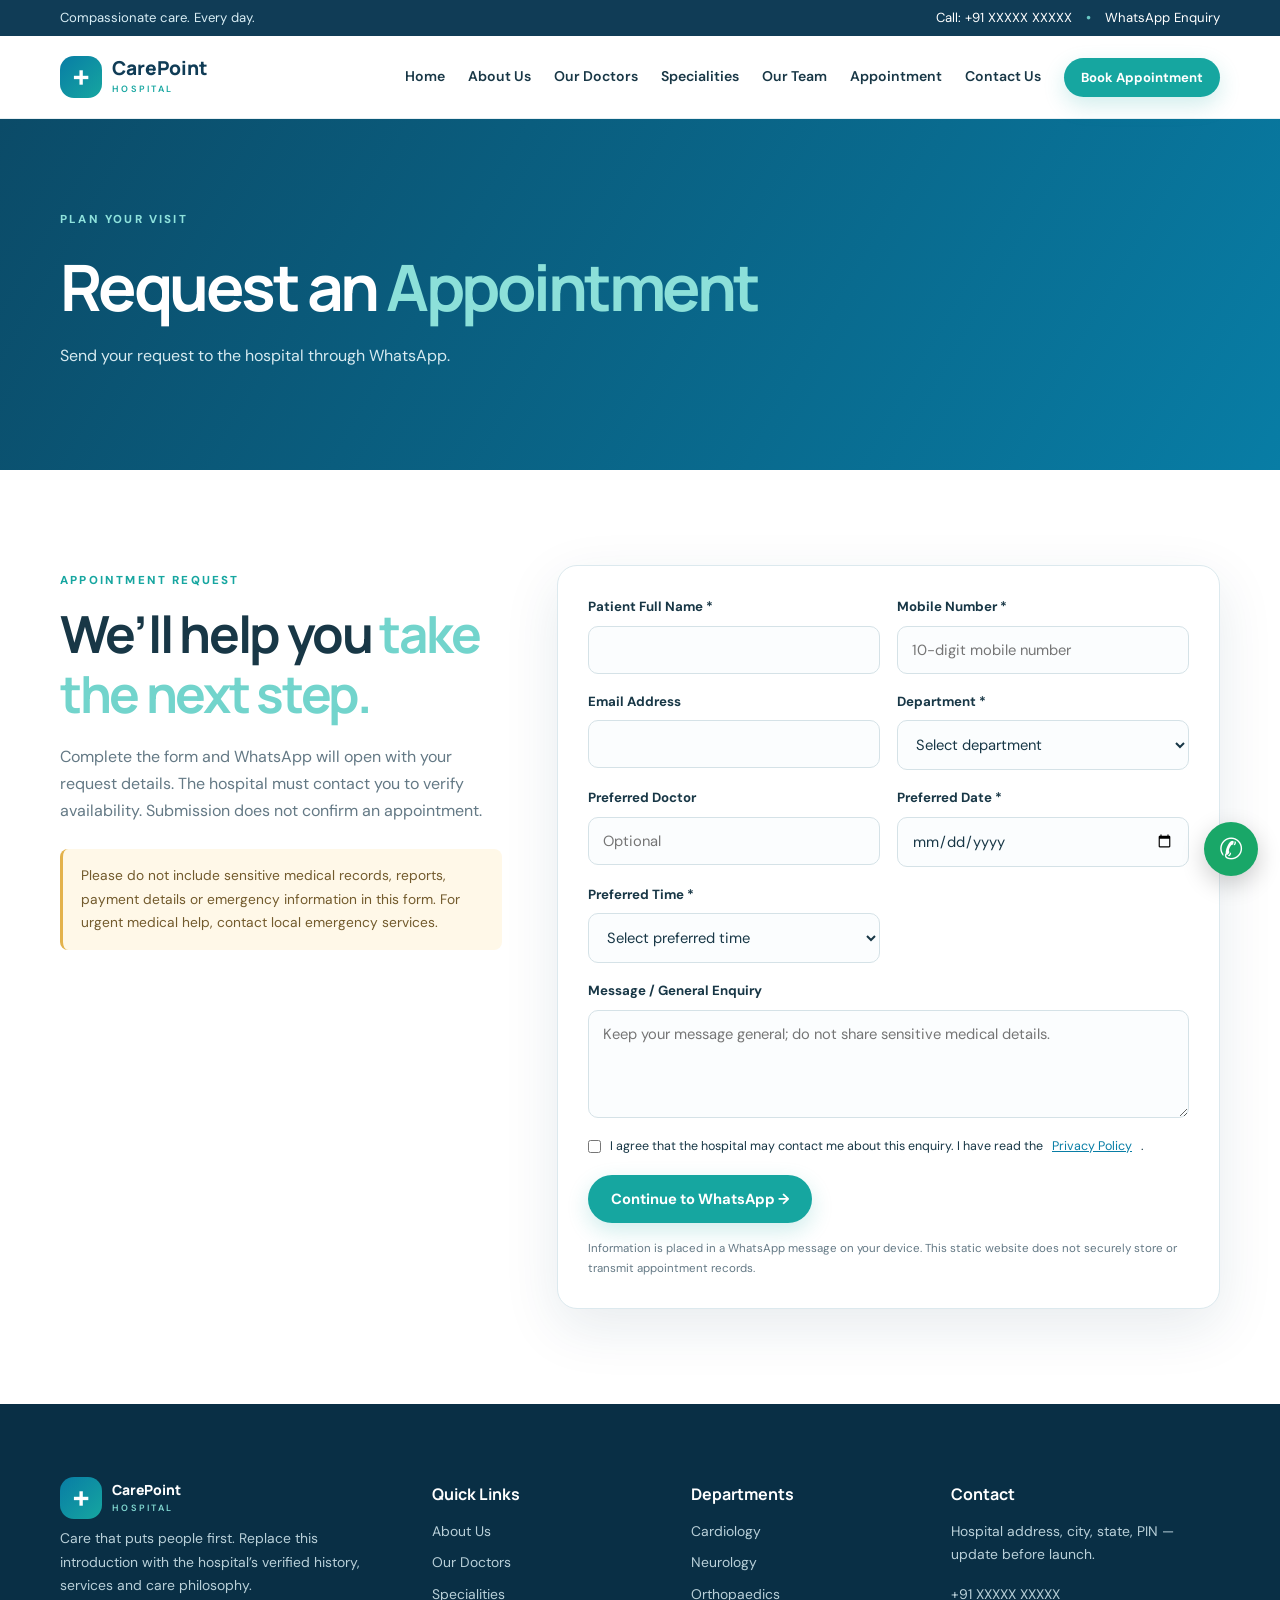
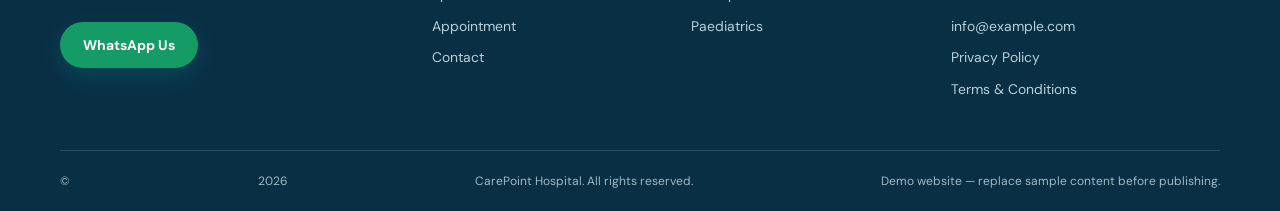
<file: appointment.html>
<!doctype html>
<html lang="en"><head><meta charset="utf-8"><meta name="viewport" content="width=device-width, initial-scale=1">
<title>Appointment Request | CarePoint Hospital</title><meta name="description" content="Request an appointment by sending your details to the hospital through WhatsApp.">
<meta name="robots" content="index,follow"><meta name="theme-color" content="#0b5f83">
<meta property="og:type" content="website"><meta property="og:title" content="Appointment Request | CarePoint Hospital"><meta property="og:description" content="Request an appointment by sending your details to the hospital through WhatsApp.">
<meta name="twitter:card" content="summary_large_image"><link rel="canonical" href="https://www.example.com/appointment.html">
<link rel="preconnect" href="https://fonts.googleapis.com"><link rel="preconnect" href="https://fonts.gstatic.com" crossorigin>
<link href="https://fonts.googleapis.com/css2?family=DM+Sans:wght@400;500;600;700&family=Manrope:wght@400;500;600;700;800&display=swap" rel="stylesheet"><link rel="stylesheet" href="css/style.css">
</head><body><a class="skip-link" href="#main">Skip to content</a>
<div class="topbar"><div class="container topbar-inner"><span>Compassionate care. Every day.</span><span><a href="tel:+910000000000">Call: +91 XXXXX XXXXX</a> <b>•</b> <a href="https://wa.me/919850826021" target="_blank" rel="noopener">WhatsApp Enquiry</a></span></div></div>
<header class="site-header"><div class="container nav-wrap">
<a class="brand" href="index.html" aria-label="CarePoint Hospital home"><span class="brand-mark">+</span><span>CarePoint <small>HOSPITAL</small></span></a>
<button class="menu-toggle" aria-label="Open navigation" aria-expanded="false"><span></span><span></span><span></span></button>
<nav class="main-nav" aria-label="Main navigation"><a href="index.html">Home</a><a href="about.html">About Us</a><a href="doctors.html">Our Doctors</a><a href="specialities.html">Specialities</a><a href="team.html">Our Team</a><a href="appointment.html">Appointment</a><a href="contact.html">Contact Us</a><a class="btn btn-small" href="appointment.html">Book Appointment</a></nav>
</div></header><main id="main"><section class="page-hero"><div class="container"><span class="eyebrow light">PLAN YOUR VISIT</span><h1>Request an <em>Appointment</em></h1><p>Send your request to the hospital through WhatsApp.</p></div></section><section class="section"><div class="container form-layout"><div><span class="eyebrow">APPOINTMENT REQUEST</span><h2>We’ll help you <em>take the next step.</em></h2><p>Complete the form and WhatsApp will open with your request details. The hospital must contact you to verify availability. Submission does not confirm an appointment.</p><div class="notice">Please do not include sensitive medical records, reports, payment details or emergency information in this form. For urgent medical help, contact local emergency services.</div></div><form id="appointment-form" class="form-card"><div class="form-grid"><label>Patient Full Name *<input name="name" required maxlength="80" autocomplete="name"></label><label>Mobile Number *<input name="mobile" type="tel" required inputmode="numeric" pattern="[6-9][0-9]{9}" maxlength="10" placeholder="10-digit mobile number"></label><label>Email Address<input name="email" type="email" maxlength="120" autocomplete="email"></label><label>Department *<select name="department" required><option value="">Select department</option><option>Cardiologist</option><option>Neurologist</option><option>Orthopaedic Specialist</option><option>Paediatrician</option><option>Gynaecologist</option><option>Dermatologist</option><option>General Physician</option><option>Dentist</option><option>ENT Specialist</option><option>Surgeon</option></select></label><label>Preferred Doctor<input name="doctor" maxlength="80" placeholder="Optional"></label><label>Preferred Date *<input name="date" type="date" required></label><label>Preferred Time *<select name="time" required><option value="">Select preferred time</option><option>Morning</option><option>Afternoon</option><option>Evening</option></select></label><label class="full">Message / General Enquiry<textarea name="message" rows="4" maxlength="500" placeholder="Keep your message general; do not share sensitive medical details."></textarea></label></div><label class="consent"><input type="checkbox" required> I agree that the hospital may contact me about this enquiry. I have read the <a href="privacy-policy.html">Privacy Policy</a>.</label><button class="btn" type="submit">Continue to WhatsApp →</button><p class="form-feedback" aria-live="polite"></p><small>Information is placed in a WhatsApp message on your device. This static website does not securely store or transmit appointment records.</small></form></div></section></main><footer class="footer"><div class="container footer-grid"><div><a class="brand brand-light" href="index.html"><span class="brand-mark">+</span><span>CarePoint <small>HOSPITAL</small></span></a><p>Care that puts people first. Replace this introduction with the hospital’s verified history, services and care philosophy.</p><a class="btn btn-whatsapp" href="https://wa.me/919850826021?text=Hello%2C%20I%20would%20like%20to%20enquire%20about%20hospital%20services." target="_blank" rel="noopener">WhatsApp Us</a></div><div><h3>Quick Links</h3><a href="about.html">About Us</a><a href="doctors.html">Our Doctors</a><a href="specialities.html">Specialities</a><a href="appointment.html">Appointment</a><a href="contact.html">Contact</a></div><div><h3>Departments</h3><a href="specialities.html">Cardiology</a><a href="specialities.html">Neurology</a><a href="specialities.html">Orthopaedics</a><a href="specialities.html">Paediatrics</a></div><div><h3>Contact</h3><p>Hospital address, city, state, PIN — update before launch.</p><a href="tel:+910000000000">+91 XXXXX XXXXX</a><a href="mailto:info@example.com">info@example.com</a><a href="privacy-policy.html">Privacy Policy</a><a href="terms.html">Terms &amp; Conditions</a></div></div><div class="container copyright">© <span data-year></span> CarePoint Hospital. All rights reserved. <span>Demo website — replace sample content before publishing.</span></div></footer>
<a class="floating-wa" href="https://wa.me/919850826021?text=Hello%2C%20I%20would%20like%20to%20enquire." aria-label="Chat with hospital on WhatsApp" target="_blank" rel="noopener">✆</a><button class="back-top" aria-label="Back to top">↑</button><script src="js/script.js" defer></script></body></html>
</file>
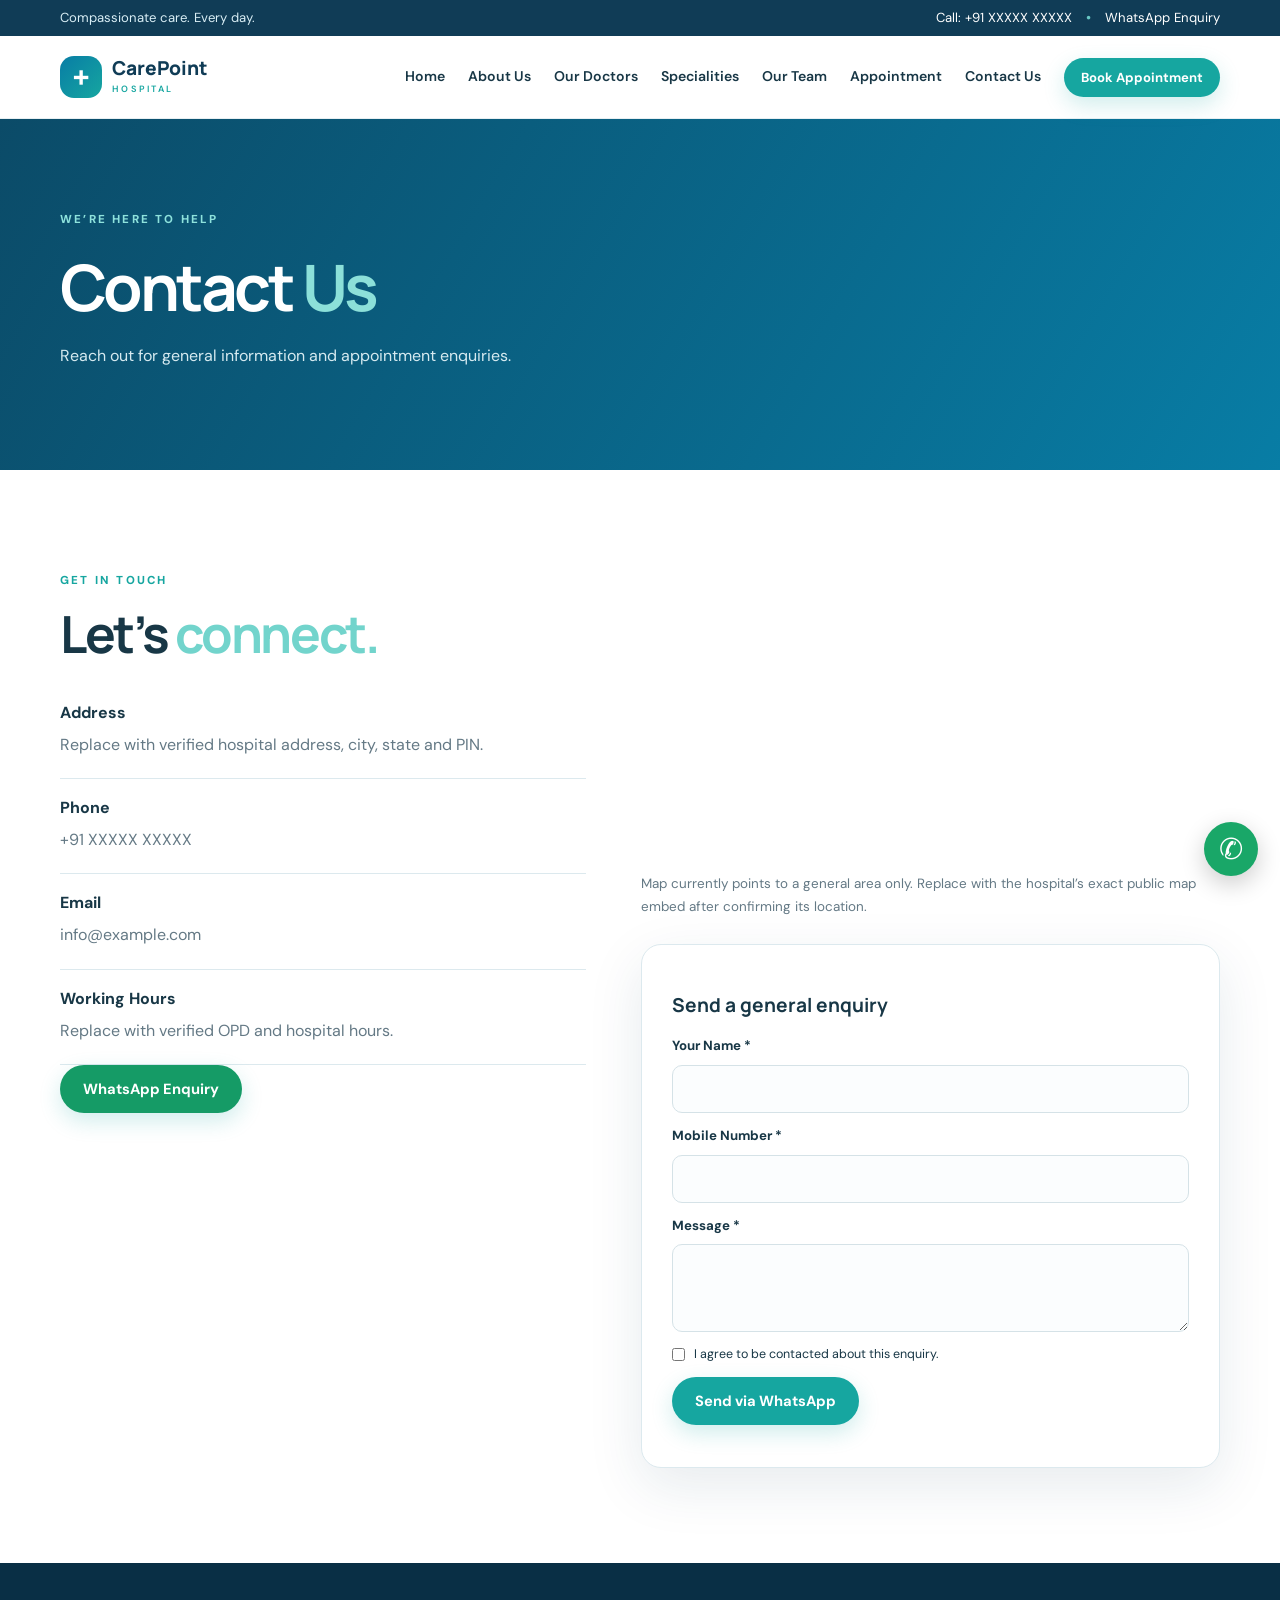
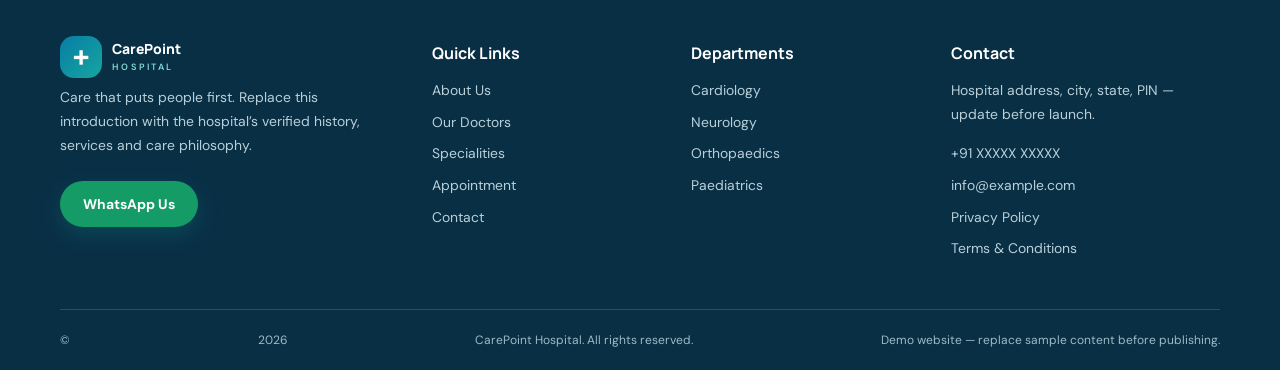
<file: contact.html>
<!doctype html>
<html lang="en"><head><meta charset="utf-8"><meta name="viewport" content="width=device-width, initial-scale=1">
<title>Contact Us | CarePoint Hospital</title><meta name="description" content="Contact CarePoint Hospital for general enquiries, directions and appointment information.">
<meta name="robots" content="index,follow"><meta name="theme-color" content="#0b5f83">
<meta property="og:type" content="website"><meta property="og:title" content="Contact Us | CarePoint Hospital"><meta property="og:description" content="Contact CarePoint Hospital for general enquiries, directions and appointment information.">
<meta name="twitter:card" content="summary_large_image"><link rel="canonical" href="https://www.example.com/contact.html">
<link rel="preconnect" href="https://fonts.googleapis.com"><link rel="preconnect" href="https://fonts.gstatic.com" crossorigin>
<link href="https://fonts.googleapis.com/css2?family=DM+Sans:wght@400;500;600;700&family=Manrope:wght@400;500;600;700;800&display=swap" rel="stylesheet"><link rel="stylesheet" href="css/style.css">
</head><body><a class="skip-link" href="#main">Skip to content</a>
<div class="topbar"><div class="container topbar-inner"><span>Compassionate care. Every day.</span><span><a href="tel:+910000000000">Call: +91 XXXXX XXXXX</a> <b>•</b> <a href="https://wa.me/919850826021" target="_blank" rel="noopener">WhatsApp Enquiry</a></span></div></div>
<header class="site-header"><div class="container nav-wrap">
<a class="brand" href="index.html" aria-label="CarePoint Hospital home"><span class="brand-mark">+</span><span>CarePoint <small>HOSPITAL</small></span></a>
<button class="menu-toggle" aria-label="Open navigation" aria-expanded="false"><span></span><span></span><span></span></button>
<nav class="main-nav" aria-label="Main navigation"><a href="index.html">Home</a><a href="about.html">About Us</a><a href="doctors.html">Our Doctors</a><a href="specialities.html">Specialities</a><a href="team.html">Our Team</a><a href="appointment.html">Appointment</a><a href="contact.html">Contact Us</a><a class="btn btn-small" href="appointment.html">Book Appointment</a></nav>
</div></header><main id="main"><section class="page-hero"><div class="container"><span class="eyebrow light">WE’RE HERE TO HELP</span><h1>Contact <em>Us</em></h1><p>Reach out for general information and appointment enquiries.</p></div></section><section class="section"><div class="container contact-grid"><div><span class="eyebrow">GET IN TOUCH</span><h2>Let’s <em>connect.</em></h2><div class="contact-item"><b>Address</b><p>Replace with verified hospital address, city, state and PIN.</p></div><div class="contact-item"><b>Phone</b><p><a href="tel:+910000000000">+91 XXXXX XXXXX</a></p></div><div class="contact-item"><b>Email</b><p><a href="mailto:info@example.com">info@example.com</a></p></div><div class="contact-item"><b>Working Hours</b><p>Replace with verified OPD and hospital hours.</p></div><a class="btn btn-whatsapp" href="https://wa.me/919850826021?text=Hello%2C%20I%20would%20like%20to%20contact%20the%20hospital." target="_blank" rel="noopener">WhatsApp Enquiry</a></div><div><iframe class="map-frame" title="Map placeholder — replace with verified hospital location" src="https://www.google.com/maps?q=Alibag%2C%20Maharashtra&output=embed" loading="lazy" referrerpolicy="no-referrer-when-downgrade"></iframe><p class="muted">Map currently points to a general area only. Replace with the hospital’s exact public map embed after confirming its location.</p><form id="contact-form" class="form-card"><h3>Send a general enquiry</h3><label>Your Name *<input name="name" required maxlength="80"></label><label>Mobile Number *<input name="mobile" required pattern="[6-9][0-9]{9}" maxlength="10" inputmode="numeric"></label><label>Message *<textarea name="message" rows="3" required maxlength="500"></textarea></label><label class="consent"><input type="checkbox" required> I agree to be contacted about this enquiry.</label><button class="btn" type="submit">Send via WhatsApp</button><p class="form-feedback" aria-live="polite"></p></form></div></div></section></main><footer class="footer"><div class="container footer-grid"><div><a class="brand brand-light" href="index.html"><span class="brand-mark">+</span><span>CarePoint <small>HOSPITAL</small></span></a><p>Care that puts people first. Replace this introduction with the hospital’s verified history, services and care philosophy.</p><a class="btn btn-whatsapp" href="https://wa.me/919850826021?text=Hello%2C%20I%20would%20like%20to%20enquire%20about%20hospital%20services." target="_blank" rel="noopener">WhatsApp Us</a></div><div><h3>Quick Links</h3><a href="about.html">About Us</a><a href="doctors.html">Our Doctors</a><a href="specialities.html">Specialities</a><a href="appointment.html">Appointment</a><a href="contact.html">Contact</a></div><div><h3>Departments</h3><a href="specialities.html">Cardiology</a><a href="specialities.html">Neurology</a><a href="specialities.html">Orthopaedics</a><a href="specialities.html">Paediatrics</a></div><div><h3>Contact</h3><p>Hospital address, city, state, PIN — update before launch.</p><a href="tel:+910000000000">+91 XXXXX XXXXX</a><a href="mailto:info@example.com">info@example.com</a><a href="privacy-policy.html">Privacy Policy</a><a href="terms.html">Terms &amp; Conditions</a></div></div><div class="container copyright">© <span data-year></span> CarePoint Hospital. All rights reserved. <span>Demo website — replace sample content before publishing.</span></div></footer>
<a class="floating-wa" href="https://wa.me/919850826021?text=Hello%2C%20I%20would%20like%20to%20enquire." aria-label="Chat with hospital on WhatsApp" target="_blank" rel="noopener">✆</a><button class="back-top" aria-label="Back to top">↑</button><script src="js/script.js" defer></script></body></html>
</file>
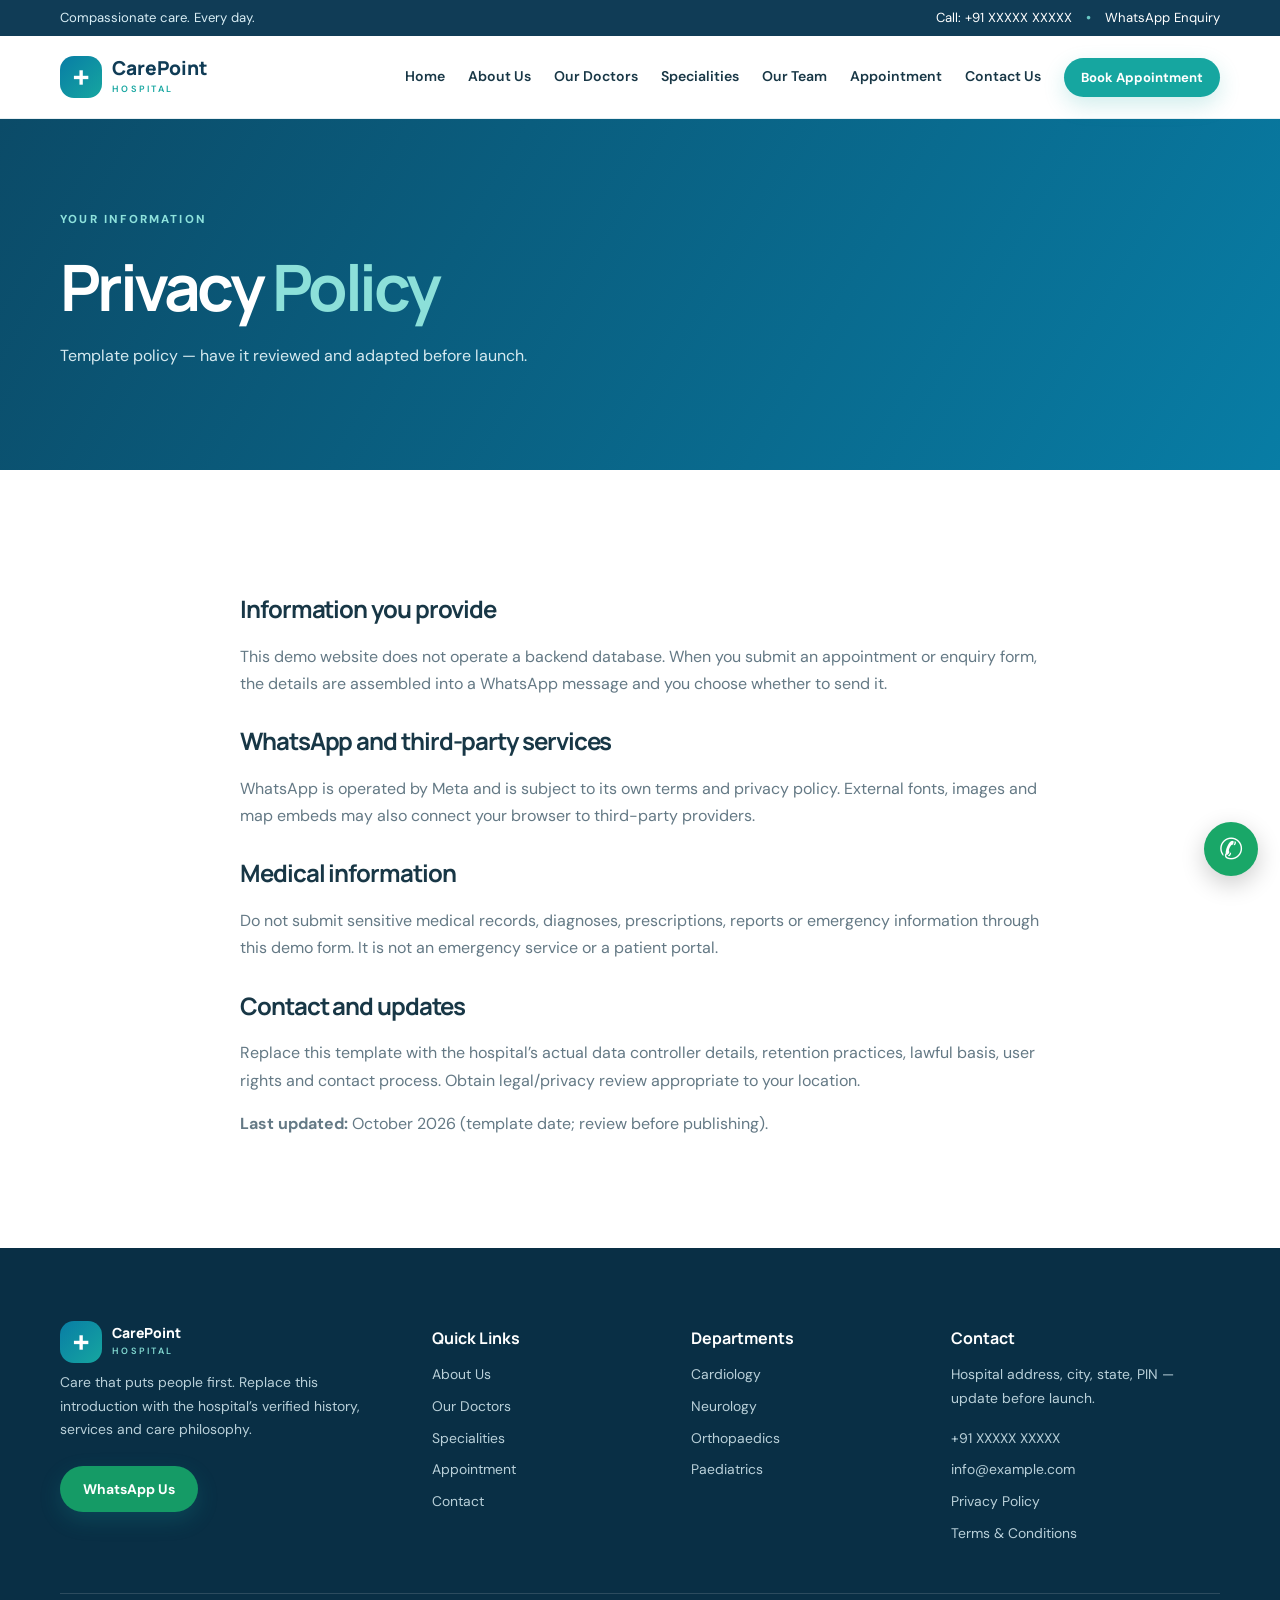
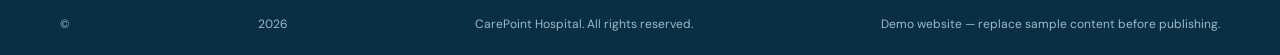
<file: privacy-policy.html>
<!doctype html>
<html lang="en"><head><meta charset="utf-8"><meta name="viewport" content="width=device-width, initial-scale=1">
<title>Privacy Policy | CarePoint Hospital</title><meta name="description" content="Read the privacy information for the CarePoint Hospital website template.">
<meta name="robots" content="index,follow"><meta name="theme-color" content="#0b5f83">
<meta property="og:type" content="website"><meta property="og:title" content="Privacy Policy | CarePoint Hospital"><meta property="og:description" content="Read the privacy information for the CarePoint Hospital website template.">
<meta name="twitter:card" content="summary_large_image"><link rel="canonical" href="https://www.example.com/privacy-policy.html">
<link rel="preconnect" href="https://fonts.googleapis.com"><link rel="preconnect" href="https://fonts.gstatic.com" crossorigin>
<link href="https://fonts.googleapis.com/css2?family=DM+Sans:wght@400;500;600;700&family=Manrope:wght@400;500;600;700;800&display=swap" rel="stylesheet"><link rel="stylesheet" href="css/style.css">
</head><body><a class="skip-link" href="#main">Skip to content</a>
<div class="topbar"><div class="container topbar-inner"><span>Compassionate care. Every day.</span><span><a href="tel:+910000000000">Call: +91 XXXXX XXXXX</a> <b>•</b> <a href="https://wa.me/919850826021" target="_blank" rel="noopener">WhatsApp Enquiry</a></span></div></div>
<header class="site-header"><div class="container nav-wrap">
<a class="brand" href="index.html" aria-label="CarePoint Hospital home"><span class="brand-mark">+</span><span>CarePoint <small>HOSPITAL</small></span></a>
<button class="menu-toggle" aria-label="Open navigation" aria-expanded="false"><span></span><span></span><span></span></button>
<nav class="main-nav" aria-label="Main navigation"><a href="index.html">Home</a><a href="about.html">About Us</a><a href="doctors.html">Our Doctors</a><a href="specialities.html">Specialities</a><a href="team.html">Our Team</a><a href="appointment.html">Appointment</a><a href="contact.html">Contact Us</a><a class="btn btn-small" href="appointment.html">Book Appointment</a></nav>
</div></header><main id="main"><section class="page-hero"><div class="container"><span class="eyebrow light">YOUR INFORMATION</span><h1>Privacy <em>Policy</em></h1><p>Template policy — have it reviewed and adapted before launch.</p></div></section><section class="section"><div class="container legal-copy"><h2>Information you provide</h2><p>This demo website does not operate a backend database. When you submit an appointment or enquiry form, the details are assembled into a WhatsApp message and you choose whether to send it.</p><h2>WhatsApp and third-party services</h2><p>WhatsApp is operated by Meta and is subject to its own terms and privacy policy. External fonts, images and map embeds may also connect your browser to third-party providers.</p><h2>Medical information</h2><p>Do not submit sensitive medical records, diagnoses, prescriptions, reports or emergency information through this demo form. It is not an emergency service or a patient portal.</p><h2>Contact and updates</h2><p>Replace this template with the hospital’s actual data controller details, retention practices, lawful basis, user rights and contact process. Obtain legal/privacy review appropriate to your location.</p><p><strong>Last updated:</strong> October 2026 (template date; review before publishing).</p></div></section></main><footer class="footer"><div class="container footer-grid"><div><a class="brand brand-light" href="index.html"><span class="brand-mark">+</span><span>CarePoint <small>HOSPITAL</small></span></a><p>Care that puts people first. Replace this introduction with the hospital’s verified history, services and care philosophy.</p><a class="btn btn-whatsapp" href="https://wa.me/919850826021?text=Hello%2C%20I%20would%20like%20to%20enquire%20about%20hospital%20services." target="_blank" rel="noopener">WhatsApp Us</a></div><div><h3>Quick Links</h3><a href="about.html">About Us</a><a href="doctors.html">Our Doctors</a><a href="specialities.html">Specialities</a><a href="appointment.html">Appointment</a><a href="contact.html">Contact</a></div><div><h3>Departments</h3><a href="specialities.html">Cardiology</a><a href="specialities.html">Neurology</a><a href="specialities.html">Orthopaedics</a><a href="specialities.html">Paediatrics</a></div><div><h3>Contact</h3><p>Hospital address, city, state, PIN — update before launch.</p><a href="tel:+910000000000">+91 XXXXX XXXXX</a><a href="mailto:info@example.com">info@example.com</a><a href="privacy-policy.html">Privacy Policy</a><a href="terms.html">Terms &amp; Conditions</a></div></div><div class="container copyright">© <span data-year></span> CarePoint Hospital. All rights reserved. <span>Demo website — replace sample content before publishing.</span></div></footer>
<a class="floating-wa" href="https://wa.me/919850826021?text=Hello%2C%20I%20would%20like%20to%20enquire." aria-label="Chat with hospital on WhatsApp" target="_blank" rel="noopener">✆</a><button class="back-top" aria-label="Back to top">↑</button><script src="js/script.js" defer></script></body></html>
</file>
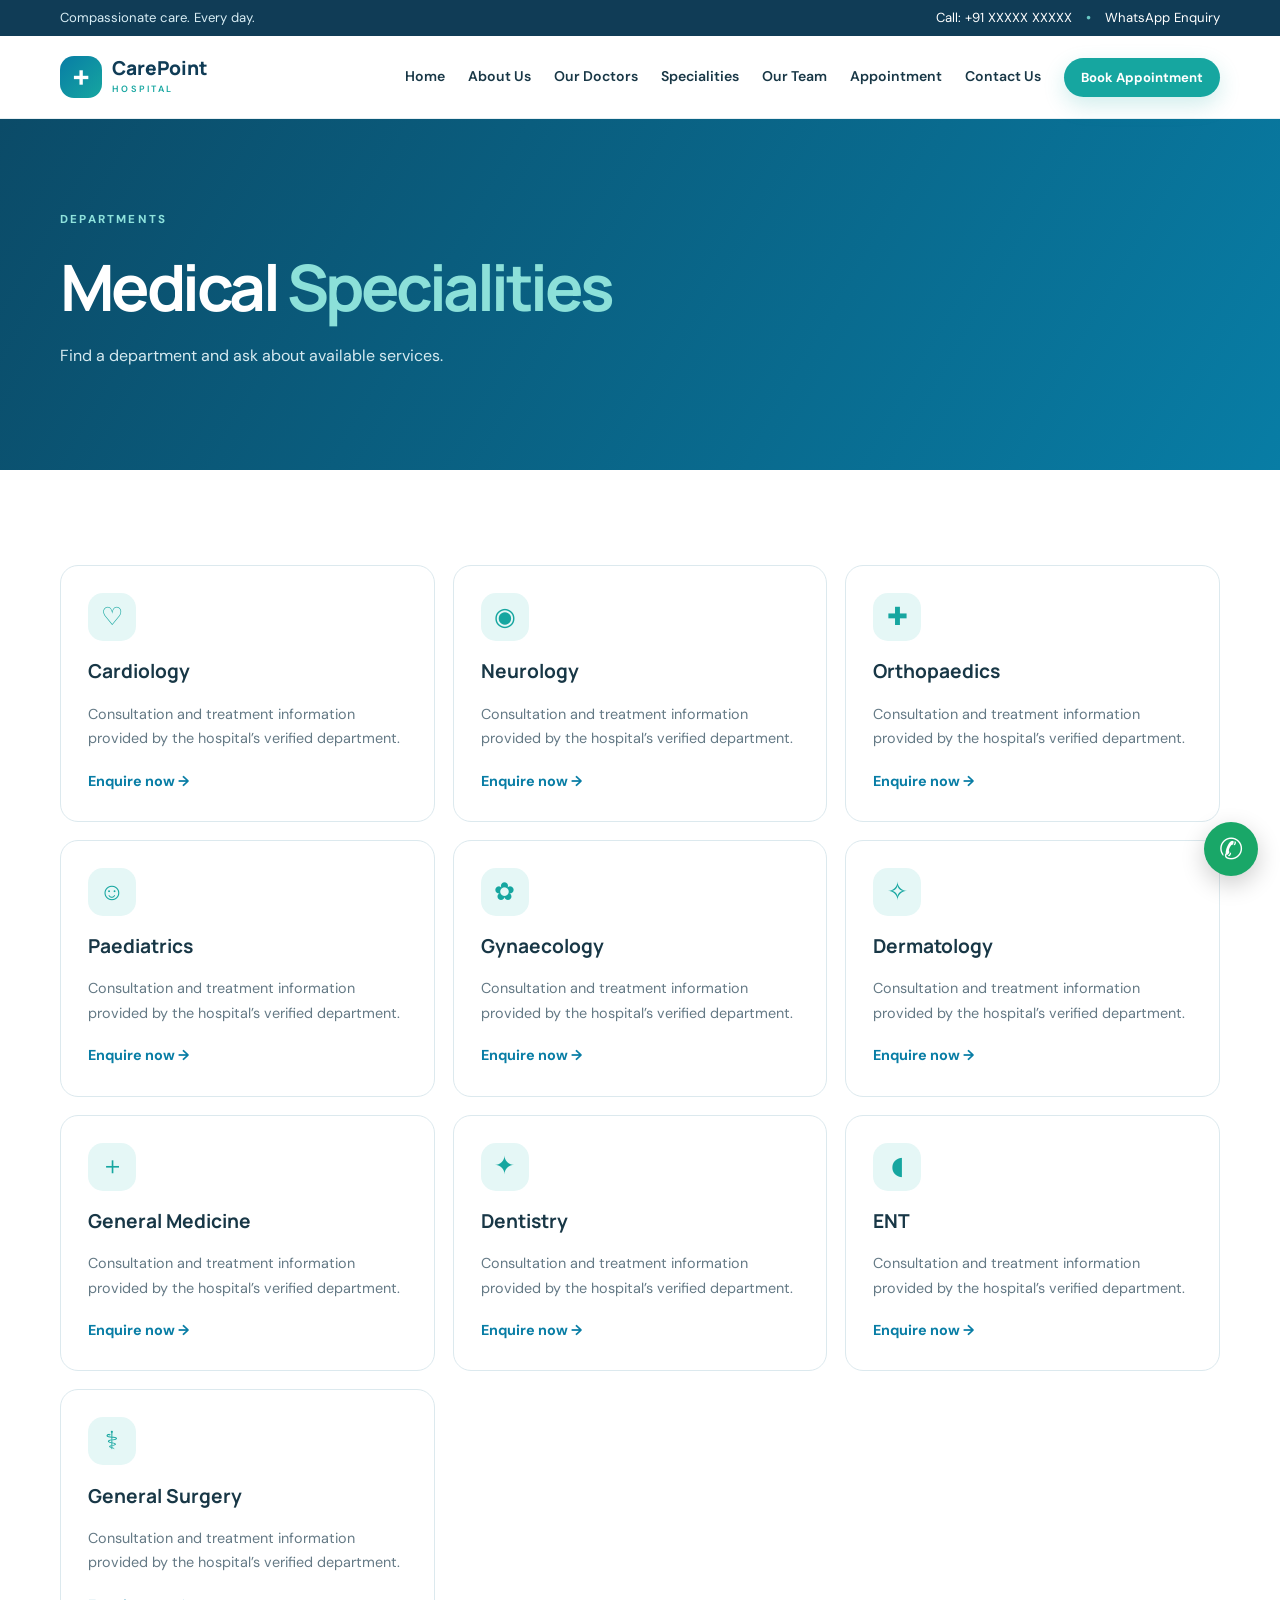
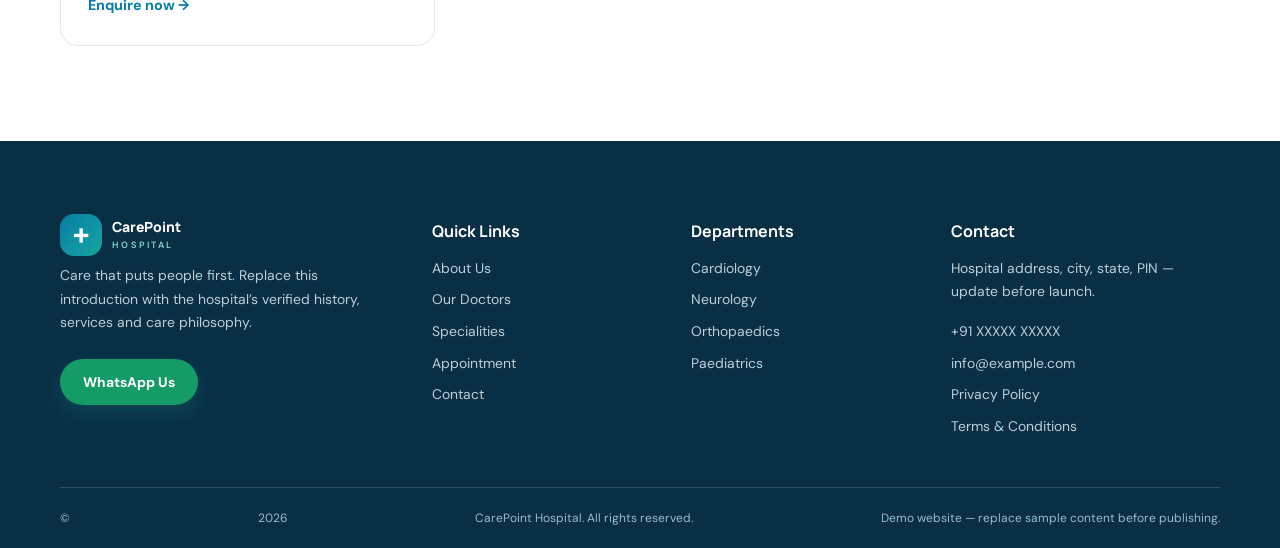
<file: specialities.html>
<!doctype html>
<html lang="en"><head><meta charset="utf-8"><meta name="viewport" content="width=device-width, initial-scale=1">
<title>Specialities | CarePoint Hospital</title><meta name="description" content="Explore medical speciality departments. Confirm current services and availability directly with the hospital.">
<meta name="robots" content="index,follow"><meta name="theme-color" content="#0b5f83">
<meta property="og:type" content="website"><meta property="og:title" content="Specialities | CarePoint Hospital"><meta property="og:description" content="Explore medical speciality departments. Confirm current services and availability directly with the hospital.">
<meta name="twitter:card" content="summary_large_image"><link rel="canonical" href="https://www.example.com/specialities.html">
<link rel="preconnect" href="https://fonts.googleapis.com"><link rel="preconnect" href="https://fonts.gstatic.com" crossorigin>
<link href="https://fonts.googleapis.com/css2?family=DM+Sans:wght@400;500;600;700&family=Manrope:wght@400;500;600;700;800&display=swap" rel="stylesheet"><link rel="stylesheet" href="css/style.css">
</head><body><a class="skip-link" href="#main">Skip to content</a>
<div class="topbar"><div class="container topbar-inner"><span>Compassionate care. Every day.</span><span><a href="tel:+910000000000">Call: +91 XXXXX XXXXX</a> <b>•</b> <a href="https://wa.me/919850826021" target="_blank" rel="noopener">WhatsApp Enquiry</a></span></div></div>
<header class="site-header"><div class="container nav-wrap">
<a class="brand" href="index.html" aria-label="CarePoint Hospital home"><span class="brand-mark">+</span><span>CarePoint <small>HOSPITAL</small></span></a>
<button class="menu-toggle" aria-label="Open navigation" aria-expanded="false"><span></span><span></span><span></span></button>
<nav class="main-nav" aria-label="Main navigation"><a href="index.html">Home</a><a href="about.html">About Us</a><a href="doctors.html">Our Doctors</a><a href="specialities.html">Specialities</a><a href="team.html">Our Team</a><a href="appointment.html">Appointment</a><a href="contact.html">Contact Us</a><a class="btn btn-small" href="appointment.html">Book Appointment</a></nav>
</div></header><main id="main"><section class="page-hero"><div class="container"><span class="eyebrow light">DEPARTMENTS</span><h1>Medical <em>Specialities</em></h1><p>Find a department and ask about available services.</p></div></section><section class="section"><div class="container"><div class="card-grid"><article class="specialty-card"><span class="medical-icon">♡</span><h3>Cardiology</h3><p>Consultation and treatment information provided by the hospital’s verified department.</p><a class="text-link" href="appointment.html">Enquire now →</a></article><article class="specialty-card"><span class="medical-icon">◉</span><h3>Neurology</h3><p>Consultation and treatment information provided by the hospital’s verified department.</p><a class="text-link" href="appointment.html">Enquire now →</a></article><article class="specialty-card"><span class="medical-icon">✚</span><h3>Orthopaedics</h3><p>Consultation and treatment information provided by the hospital’s verified department.</p><a class="text-link" href="appointment.html">Enquire now →</a></article><article class="specialty-card"><span class="medical-icon">☺</span><h3>Paediatrics</h3><p>Consultation and treatment information provided by the hospital’s verified department.</p><a class="text-link" href="appointment.html">Enquire now →</a></article><article class="specialty-card"><span class="medical-icon">✿</span><h3>Gynaecology</h3><p>Consultation and treatment information provided by the hospital’s verified department.</p><a class="text-link" href="appointment.html">Enquire now →</a></article><article class="specialty-card"><span class="medical-icon">✧</span><h3>Dermatology</h3><p>Consultation and treatment information provided by the hospital’s verified department.</p><a class="text-link" href="appointment.html">Enquire now →</a></article><article class="specialty-card"><span class="medical-icon">＋</span><h3>General Medicine</h3><p>Consultation and treatment information provided by the hospital’s verified department.</p><a class="text-link" href="appointment.html">Enquire now →</a></article><article class="specialty-card"><span class="medical-icon">✦</span><h3>Dentistry</h3><p>Consultation and treatment information provided by the hospital’s verified department.</p><a class="text-link" href="appointment.html">Enquire now →</a></article><article class="specialty-card"><span class="medical-icon">◖</span><h3>ENT</h3><p>Consultation and treatment information provided by the hospital’s verified department.</p><a class="text-link" href="appointment.html">Enquire now →</a></article><article class="specialty-card"><span class="medical-icon">⚕</span><h3>General Surgery</h3><p>Consultation and treatment information provided by the hospital’s verified department.</p><a class="text-link" href="appointment.html">Enquire now →</a></article></div></div></section></main><footer class="footer"><div class="container footer-grid"><div><a class="brand brand-light" href="index.html"><span class="brand-mark">+</span><span>CarePoint <small>HOSPITAL</small></span></a><p>Care that puts people first. Replace this introduction with the hospital’s verified history, services and care philosophy.</p><a class="btn btn-whatsapp" href="https://wa.me/919850826021?text=Hello%2C%20I%20would%20like%20to%20enquire%20about%20hospital%20services." target="_blank" rel="noopener">WhatsApp Us</a></div><div><h3>Quick Links</h3><a href="about.html">About Us</a><a href="doctors.html">Our Doctors</a><a href="specialities.html">Specialities</a><a href="appointment.html">Appointment</a><a href="contact.html">Contact</a></div><div><h3>Departments</h3><a href="specialities.html">Cardiology</a><a href="specialities.html">Neurology</a><a href="specialities.html">Orthopaedics</a><a href="specialities.html">Paediatrics</a></div><div><h3>Contact</h3><p>Hospital address, city, state, PIN — update before launch.</p><a href="tel:+910000000000">+91 XXXXX XXXXX</a><a href="mailto:info@example.com">info@example.com</a><a href="privacy-policy.html">Privacy Policy</a><a href="terms.html">Terms &amp; Conditions</a></div></div><div class="container copyright">© <span data-year></span> CarePoint Hospital. All rights reserved. <span>Demo website — replace sample content before publishing.</span></div></footer>
<a class="floating-wa" href="https://wa.me/919850826021?text=Hello%2C%20I%20would%20like%20to%20enquire." aria-label="Chat with hospital on WhatsApp" target="_blank" rel="noopener">✆</a><button class="back-top" aria-label="Back to top">↑</button><script src="js/script.js" defer></script></body></html>
</file>
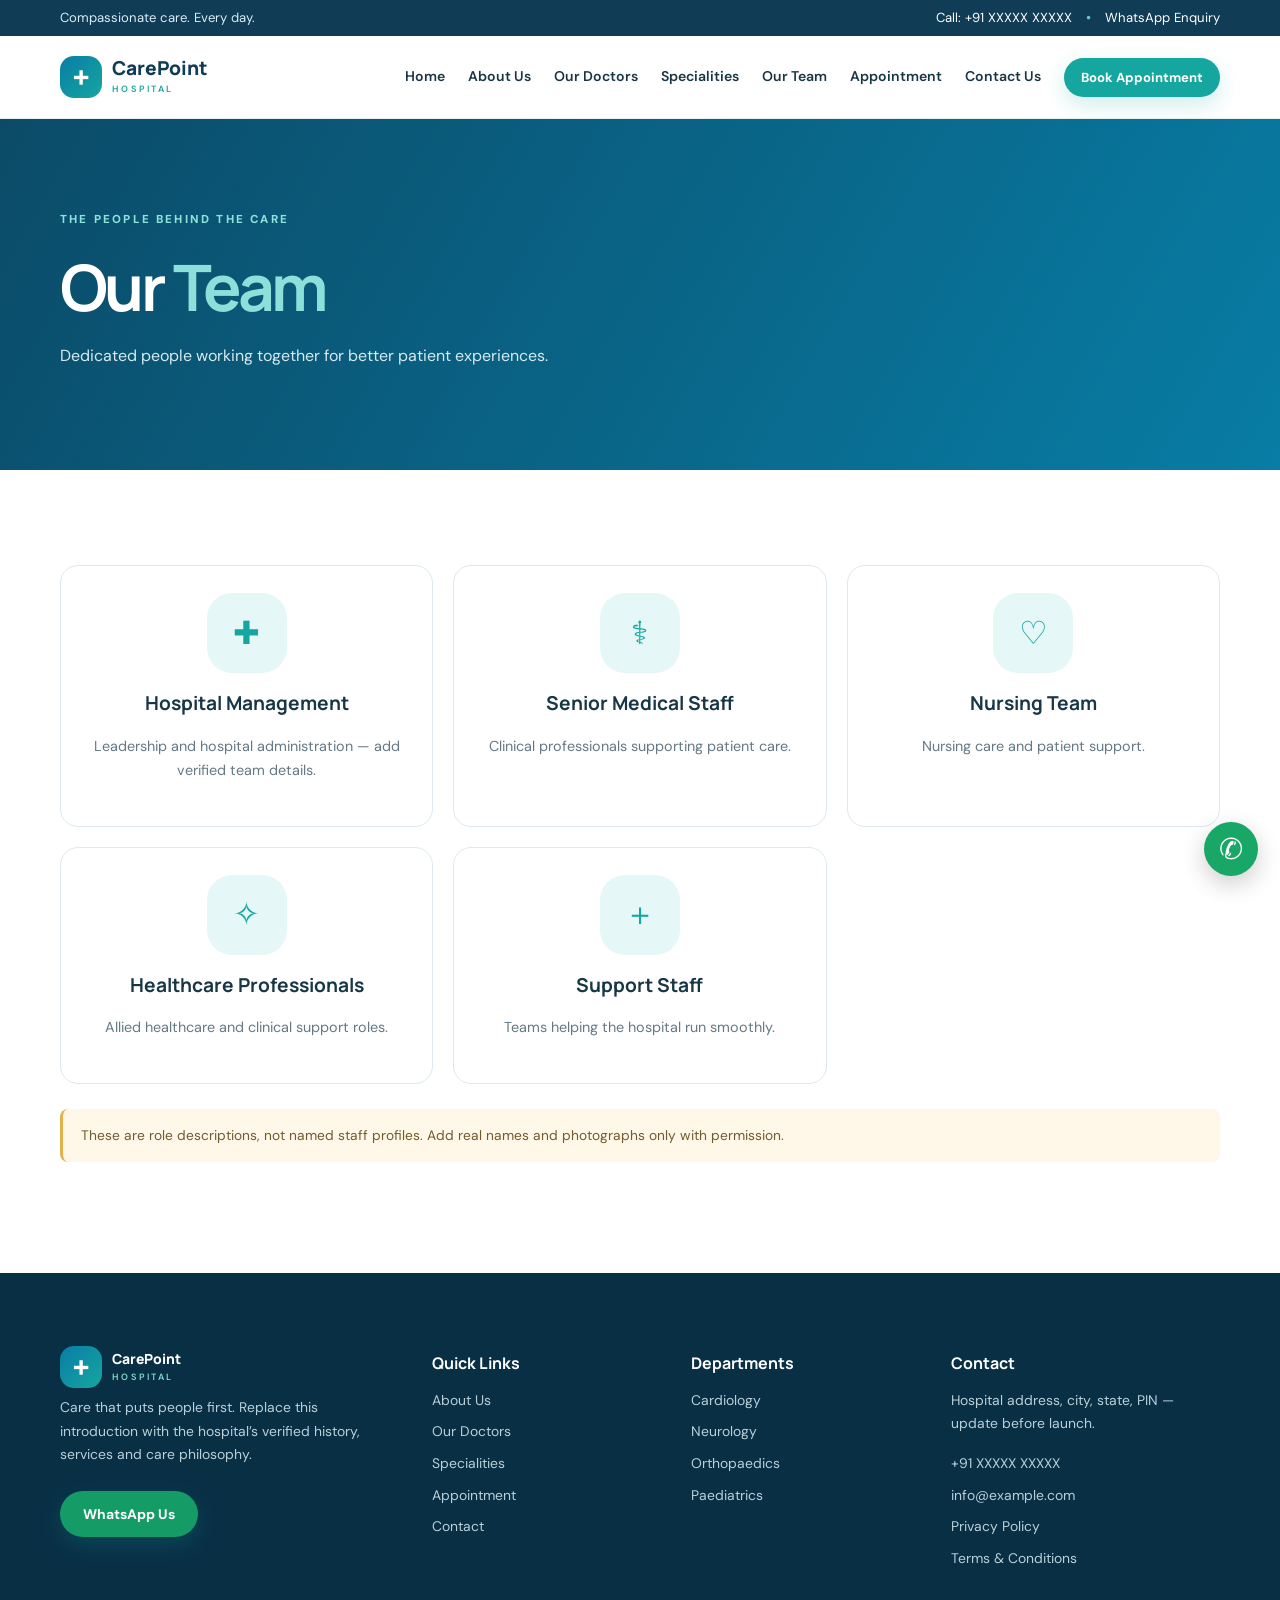
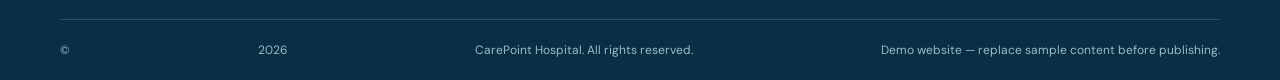
<file: team.html>
<!doctype html>
<html lang="en"><head><meta charset="utf-8"><meta name="viewport" content="width=device-width, initial-scale=1">
<title>Our Team | CarePoint Hospital</title><meta name="description" content="Learn about the hospital management, medical, nursing and support teams.">
<meta name="robots" content="index,follow"><meta name="theme-color" content="#0b5f83">
<meta property="og:type" content="website"><meta property="og:title" content="Our Team | CarePoint Hospital"><meta property="og:description" content="Learn about the hospital management, medical, nursing and support teams.">
<meta name="twitter:card" content="summary_large_image"><link rel="canonical" href="https://www.example.com/team.html">
<link rel="preconnect" href="https://fonts.googleapis.com"><link rel="preconnect" href="https://fonts.gstatic.com" crossorigin>
<link href="https://fonts.googleapis.com/css2?family=DM+Sans:wght@400;500;600;700&family=Manrope:wght@400;500;600;700;800&display=swap" rel="stylesheet"><link rel="stylesheet" href="css/style.css">
</head><body><a class="skip-link" href="#main">Skip to content</a>
<div class="topbar"><div class="container topbar-inner"><span>Compassionate care. Every day.</span><span><a href="tel:+910000000000">Call: +91 XXXXX XXXXX</a> <b>•</b> <a href="https://wa.me/919850826021" target="_blank" rel="noopener">WhatsApp Enquiry</a></span></div></div>
<header class="site-header"><div class="container nav-wrap">
<a class="brand" href="index.html" aria-label="CarePoint Hospital home"><span class="brand-mark">+</span><span>CarePoint <small>HOSPITAL</small></span></a>
<button class="menu-toggle" aria-label="Open navigation" aria-expanded="false"><span></span><span></span><span></span></button>
<nav class="main-nav" aria-label="Main navigation"><a href="index.html">Home</a><a href="about.html">About Us</a><a href="doctors.html">Our Doctors</a><a href="specialities.html">Specialities</a><a href="team.html">Our Team</a><a href="appointment.html">Appointment</a><a href="contact.html">Contact Us</a><a class="btn btn-small" href="appointment.html">Book Appointment</a></nav>
</div></header><main id="main"><section class="page-hero"><div class="container"><span class="eyebrow light">THE PEOPLE BEHIND THE CARE</span><h1>Our <em>Team</em></h1><p>Dedicated people working together for better patient experiences.</p></div></section><section class="section"><div class="container"><div class="team-grid"><article class="team-card"><div class="team-avatar">✚</div><h3>Hospital Management</h3><p>Leadership and hospital administration — add verified team details.</p></article><article class="team-card"><div class="team-avatar">⚕</div><h3>Senior Medical Staff</h3><p>Clinical professionals supporting patient care.</p></article><article class="team-card"><div class="team-avatar">♡</div><h3>Nursing Team</h3><p>Nursing care and patient support.</p></article><article class="team-card"><div class="team-avatar">✧</div><h3>Healthcare Professionals</h3><p>Allied healthcare and clinical support roles.</p></article><article class="team-card"><div class="team-avatar">＋</div><h3>Support Staff</h3><p>Teams helping the hospital run smoothly.</p></article></div><p class="notice">These are role descriptions, not named staff profiles. Add real names and photographs only with permission.</p></div></section></main><footer class="footer"><div class="container footer-grid"><div><a class="brand brand-light" href="index.html"><span class="brand-mark">+</span><span>CarePoint <small>HOSPITAL</small></span></a><p>Care that puts people first. Replace this introduction with the hospital’s verified history, services and care philosophy.</p><a class="btn btn-whatsapp" href="https://wa.me/919850826021?text=Hello%2C%20I%20would%20like%20to%20enquire%20about%20hospital%20services." target="_blank" rel="noopener">WhatsApp Us</a></div><div><h3>Quick Links</h3><a href="about.html">About Us</a><a href="doctors.html">Our Doctors</a><a href="specialities.html">Specialities</a><a href="appointment.html">Appointment</a><a href="contact.html">Contact</a></div><div><h3>Departments</h3><a href="specialities.html">Cardiology</a><a href="specialities.html">Neurology</a><a href="specialities.html">Orthopaedics</a><a href="specialities.html">Paediatrics</a></div><div><h3>Contact</h3><p>Hospital address, city, state, PIN — update before launch.</p><a href="tel:+910000000000">+91 XXXXX XXXXX</a><a href="mailto:info@example.com">info@example.com</a><a href="privacy-policy.html">Privacy Policy</a><a href="terms.html">Terms &amp; Conditions</a></div></div><div class="container copyright">© <span data-year></span> CarePoint Hospital. All rights reserved. <span>Demo website — replace sample content before publishing.</span></div></footer>
<a class="floating-wa" href="https://wa.me/919850826021?text=Hello%2C%20I%20would%20like%20to%20enquire." aria-label="Chat with hospital on WhatsApp" target="_blank" rel="noopener">✆</a><button class="back-top" aria-label="Back to top">↑</button><script src="js/script.js" defer></script></body></html>
</file>
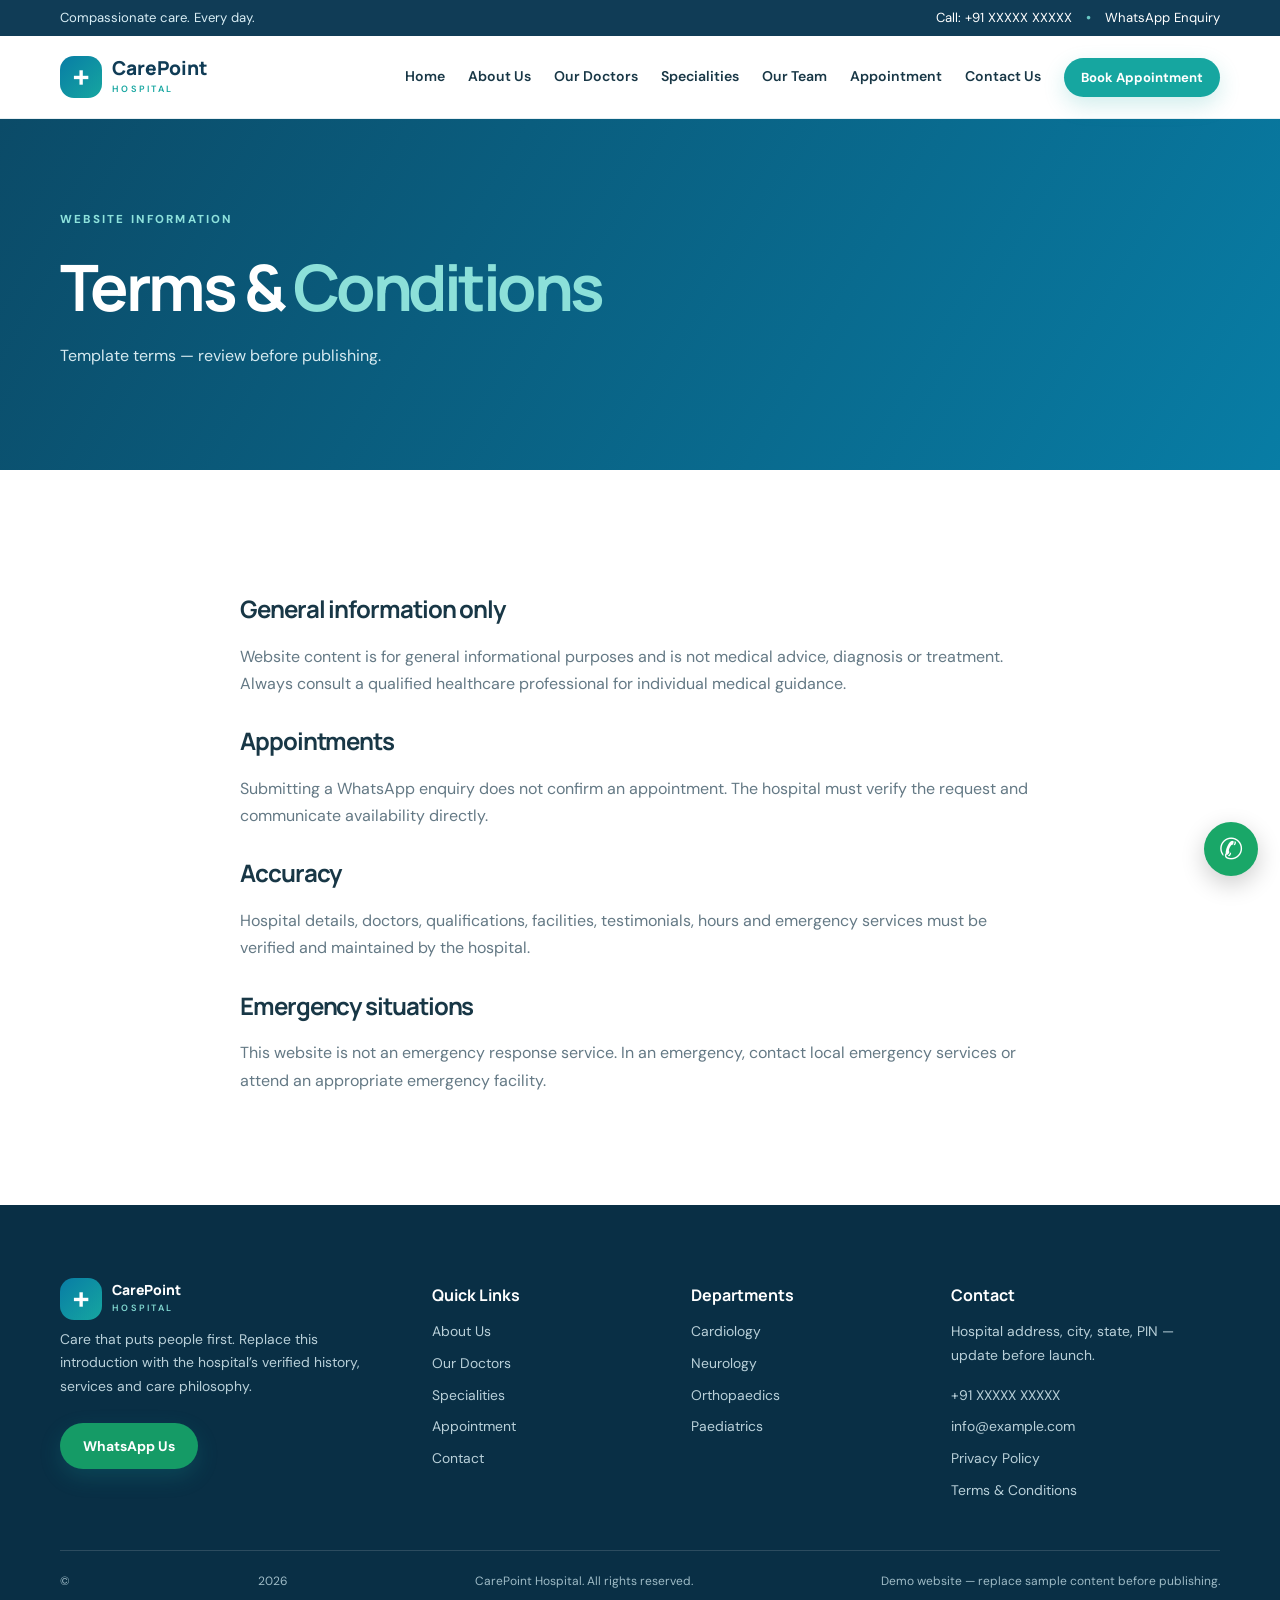
<file: terms.html>
<!doctype html>
<html lang="en"><head><meta charset="utf-8"><meta name="viewport" content="width=device-width, initial-scale=1">
<title>Terms & Conditions | CarePoint Hospital</title><meta name="description" content="Website terms and general information disclaimer for CarePoint Hospital.">
<meta name="robots" content="index,follow"><meta name="theme-color" content="#0b5f83">
<meta property="og:type" content="website"><meta property="og:title" content="Terms & Conditions | CarePoint Hospital"><meta property="og:description" content="Website terms and general information disclaimer for CarePoint Hospital.">
<meta name="twitter:card" content="summary_large_image"><link rel="canonical" href="https://www.example.com/terms.html">
<link rel="preconnect" href="https://fonts.googleapis.com"><link rel="preconnect" href="https://fonts.gstatic.com" crossorigin>
<link href="https://fonts.googleapis.com/css2?family=DM+Sans:wght@400;500;600;700&family=Manrope:wght@400;500;600;700;800&display=swap" rel="stylesheet"><link rel="stylesheet" href="css/style.css">
</head><body><a class="skip-link" href="#main">Skip to content</a>
<div class="topbar"><div class="container topbar-inner"><span>Compassionate care. Every day.</span><span><a href="tel:+910000000000">Call: +91 XXXXX XXXXX</a> <b>•</b> <a href="https://wa.me/919850826021" target="_blank" rel="noopener">WhatsApp Enquiry</a></span></div></div>
<header class="site-header"><div class="container nav-wrap">
<a class="brand" href="index.html" aria-label="CarePoint Hospital home"><span class="brand-mark">+</span><span>CarePoint <small>HOSPITAL</small></span></a>
<button class="menu-toggle" aria-label="Open navigation" aria-expanded="false"><span></span><span></span><span></span></button>
<nav class="main-nav" aria-label="Main navigation"><a href="index.html">Home</a><a href="about.html">About Us</a><a href="doctors.html">Our Doctors</a><a href="specialities.html">Specialities</a><a href="team.html">Our Team</a><a href="appointment.html">Appointment</a><a href="contact.html">Contact Us</a><a class="btn btn-small" href="appointment.html">Book Appointment</a></nav>
</div></header><main id="main"><section class="page-hero"><div class="container"><span class="eyebrow light">WEBSITE INFORMATION</span><h1>Terms &amp; <em>Conditions</em></h1><p>Template terms — review before publishing.</p></div></section><section class="section"><div class="container legal-copy"><h2>General information only</h2><p>Website content is for general informational purposes and is not medical advice, diagnosis or treatment. Always consult a qualified healthcare professional for individual medical guidance.</p><h2>Appointments</h2><p>Submitting a WhatsApp enquiry does not confirm an appointment. The hospital must verify the request and communicate availability directly.</p><h2>Accuracy</h2><p>Hospital details, doctors, qualifications, facilities, testimonials, hours and emergency services must be verified and maintained by the hospital.</p><h2>Emergency situations</h2><p>This website is not an emergency response service. In an emergency, contact local emergency services or attend an appropriate emergency facility.</p></div></section></main><footer class="footer"><div class="container footer-grid"><div><a class="brand brand-light" href="index.html"><span class="brand-mark">+</span><span>CarePoint <small>HOSPITAL</small></span></a><p>Care that puts people first. Replace this introduction with the hospital’s verified history, services and care philosophy.</p><a class="btn btn-whatsapp" href="https://wa.me/919850826021?text=Hello%2C%20I%20would%20like%20to%20enquire%20about%20hospital%20services." target="_blank" rel="noopener">WhatsApp Us</a></div><div><h3>Quick Links</h3><a href="about.html">About Us</a><a href="doctors.html">Our Doctors</a><a href="specialities.html">Specialities</a><a href="appointment.html">Appointment</a><a href="contact.html">Contact</a></div><div><h3>Departments</h3><a href="specialities.html">Cardiology</a><a href="specialities.html">Neurology</a><a href="specialities.html">Orthopaedics</a><a href="specialities.html">Paediatrics</a></div><div><h3>Contact</h3><p>Hospital address, city, state, PIN — update before launch.</p><a href="tel:+910000000000">+91 XXXXX XXXXX</a><a href="mailto:info@example.com">info@example.com</a><a href="privacy-policy.html">Privacy Policy</a><a href="terms.html">Terms &amp; Conditions</a></div></div><div class="container copyright">© <span data-year></span> CarePoint Hospital. All rights reserved. <span>Demo website — replace sample content before publishing.</span></div></footer>
<a class="floating-wa" href="https://wa.me/919850826021?text=Hello%2C%20I%20would%20like%20to%20enquire." aria-label="Chat with hospital on WhatsApp" target="_blank" rel="noopener">✆</a><button class="back-top" aria-label="Back to top">↑</button><script src="js/script.js" defer></script></body></html>
</file>
<file: css/style.css>
:root{--navy:#103c56;--blue:#087da5;--teal:#16a6a0;--ink:#183746;--muted:#647985;--pale:#eff8fb;--line:#dce9ee;--white:#fff;--shadow:0 18px 55px rgba(16,60,86,.10);--radius:22px}
*{box-sizing:border-box}html{scroll-behavior:smooth;scroll-padding-top:100px}body{margin:0;font-family:"DM Sans",sans-serif;color:var(--ink);line-height:1.7}h1,h2,h3,.brand{font-family:Manrope,sans-serif;line-height:1.16}h1{font-size:clamp(2.7rem,6vw,5.2rem);letter-spacing:-.055em;margin:18px 0}h2{font-size:clamp(2rem,4vw,3.2rem);letter-spacing:-.045em;margin:12px 0 20px}h3{font-size:1.2rem}p{color:var(--muted);margin:0 0 16px}a{color:inherit;text-decoration:none}img{max-width:100%;display:block}.container{width:min(1160px,calc(100% - 44px));margin:auto}.skip-link{position:absolute;left:-999px;top:8px;background:white;padding:10px;z-index:99}.skip-link:focus{left:8px}.topbar{background:var(--navy);color:#d9eef5;font-size:.82rem}.topbar-inner{display:flex;justify-content:space-between;padding:7px 0}.topbar a{color:white}.topbar b{padding:0 10px;color:#68c8c4}.site-header{position:sticky;top:0;background:rgba(255,255,255,.96);backdrop-filter:blur(14px);z-index:20;border-bottom:1px solid #e7eff2}.nav-wrap{display:flex;align-items:center;justify-content:space-between;min-height:82px}.brand{display:flex;align-items:center;gap:10px;font-weight:800;font-size:1.2rem;color:var(--navy);line-height:1}.brand small{display:block;font:600 .57rem "DM Sans";letter-spacing:.25em;color:var(--teal);margin-top:5px}.brand-mark{display:grid;place-items:center;width:42px;height:42px;border-radius:14px;background:linear-gradient(135deg,var(--blue),var(--teal));color:white;font-size:2rem}.main-nav{display:flex;align-items:center;gap:23px;font-size:.88rem;font-weight:600}.main-nav>a:not(.btn):hover,.text-link:hover{color:var(--teal)}.btn{display:inline-flex;align-items:center;justify-content:center;gap:12px;border:0;border-radius:999px;padding:14px 23px;background:var(--teal);color:white;font-weight:700;box-shadow:0 8px 22px #16a6a033;transition:.25s;cursor:pointer;font:700 .92rem "DM Sans"}.btn:hover{transform:translateY(-3px);background:#0b8e8b}.btn-small{padding:11px 17px;font-size:.82rem}.btn-outline{background:transparent;border:1px solid #ffffff9c;box-shadow:none}.btn-outline:hover{background:#fff;color:var(--navy)}.btn-secondary{background:var(--navy)}.btn-white{background:white;color:var(--navy)}.btn-whatsapp{background:#159b66}.menu-toggle{display:none;background:none;border:0;padding:8px}.menu-toggle span{display:block;width:25px;height:2px;background:var(--navy);margin:6px}
.hero{position:relative;min-height:650px;display:flex;align-items:center;color:white;background:url("https://images.unsplash.com/photo-1519494026892-80bbd2d6fd0d?auto=format&fit=crop&w=2000&q=85") center/cover}.hero-shade{position:absolute;inset:0;background:linear-gradient(90deg,rgba(5,38,58,.92),rgba(5,48,67,.70) 52%,rgba(5,48,67,.15))}.hero-content{position:relative;padding:90px 0;max-width:1160px}.hero-content h1{max-width:720px}.hero h1 em,h2 em,.page-hero h1 em{font-style:normal;color:#72d4cc}.hero-content>p{color:#e0edf1;max-width:610px}.hero-content .hero-copy{font-size:1.05rem}.eyebrow{font-size:.72rem;letter-spacing:.19em;font-weight:800;color:var(--teal)}.eyebrow.light{color:#8ee2dc}.hero-actions{display:flex;gap:13px;flex-wrap:wrap;margin-top:28px}.hero-note{font-size:.8rem;color:#c8dce3;margin-top:30px}.stats{background:var(--navy);color:white;padding:28px 0 16px}.stats-grid{display:grid;grid-template-columns:repeat(4,1fr);gap:20px;text-align:center}.stats-grid strong{display:block;font:800 1.7rem Manrope;color:#7cdbd4}.stats-grid span{font-size:.85rem;color:#d5e7ec}.disclaimer{font-size:.68rem;text-align:center;margin:15px auto 0;color:#a9c4ce}
.section{padding:95px 0}.section-soft{background:var(--pale)}.section-blue{background:var(--navy);color:white}.section-blue p{color:#c4d9e1}.section-blue h2 em{color:#78d8d1}.split{display:grid;grid-template-columns:1fr 1fr;gap:70px;align-items:center}.split.reverse{grid-template-columns:1fr 1fr}.rounded-img{width:100%;height:440px;object-fit:cover;border-radius:var(--radius);box-shadow:var(--shadow)}.lead{font-size:1.15rem;color:#3d6576}.section-heading{text-align:center;max-width:700px;margin:0 auto 42px}.section-heading p{max-width:590px;margin:auto}.card-grid{display:grid;grid-template-columns:repeat(3,1fr);gap:18px}.specialty-card,.feature-grid article,.team-card{background:white;border:1px solid var(--line);border-radius:18px;padding:27px;transition:.25s}.specialty-card:hover,.team-card:hover{transform:translateY(-6px);box-shadow:var(--shadow);border-color:#b9e4e2}.specialty-card p{font-size:.9rem}.medical-icon{display:grid;place-items:center;width:48px;height:48px;border-radius:15px;background:#e5f7f6;color:var(--teal);font-size:1.55rem;margin-bottom:17px}.text-link{font-weight:700;color:var(--blue);font-size:.9rem}.center{text-align:center;margin-top:35px}.check-list{padding:0;list-style:none}.check-list li{padding:8px 0 8px 30px;position:relative;color:#e0edf1}.check-list li:before{content:"✓";position:absolute;left:0;color:#7cdbd4;font-weight:bold}.small-note{font-size:.78rem;color:#a9c4ce}.cta-band{padding:55px 0;background:linear-gradient(110deg,#087da5,#13a6a0);color:white}.cta-inner{display:flex;justify-content:space-between;align-items:center;gap:25px}.cta-inner h2{font-size:2.1rem;margin:8px 0}.cta-inner p{color:#d9f1f0;margin:0}.testimonial{display:flex;align-items:center;justify-content:center;gap:30px;max-width:760px;text-align:center}.testimonial-content{padding:30px;min-height:190px}.testimonial-content p{font-size:1.25rem;color:var(--ink);margin:14px 0}.stars{color:#e4a83b;letter-spacing:4px}.sample-label{display:block;font-size:.65rem;letter-spacing:.1em;color:#a36b31;margin-top:12px}.slider-arrow{border:1px solid var(--line);border-radius:50%;width:44px;height:44px;background:white;font-size:1.5rem;color:var(--blue);cursor:pointer}
.page-hero{padding:85px 0;background:linear-gradient(120deg,#0b4b68,#087da5);color:white}.page-hero h1{font-size:clamp(2.6rem,5vw,4.2rem)}.page-hero h1 em{color:#8ce0d9}.page-hero p{color:#d6eaf0}.feature-grid{display:grid;grid-template-columns:repeat(3,1fr);gap:20px}.feature-grid article p{font-size:.92rem}.doctor-grid{display:grid;grid-template-columns:repeat(3,1fr);gap:22px}.doctor-card{overflow:hidden;border:1px solid var(--line);border-radius:18px;background:white}.doctor-card img{width:100%;height:230px;object-fit:cover;object-position:top}.doctor-info{padding:22px}.doctor-info h3{margin:7px 0}.doctor-role{color:var(--blue);font-weight:700;margin-bottom:8px}.muted{font-size:.84rem}.doctor-actions{display:flex;justify-content:space-between;align-items:center;margin-top:18px}.filter-row{display:flex;align-items:center;gap:15px;margin-bottom:25px}.filter-row select{max-width:280px}.notice{padding:15px 18px;background:#fff8e8;border-left:3px solid #e3b24c;color:#725a2c;border-radius:8px;font-size:.86rem;margin-top:25px}.team-grid{display:grid;grid-template-columns:repeat(3,1fr);gap:20px}.team-card{text-align:center}.team-avatar{width:80px;height:80px;margin:0 auto 18px;border-radius:25px;background:#e5f7f6;color:var(--teal);display:grid;place-items:center;font-size:2rem}.team-card p{font-size:.9rem}
.form-layout{display:grid;grid-template-columns:.8fr 1.2fr;gap:55px;align-items:start}.form-card{background:white;border:1px solid var(--line);border-radius:20px;padding:30px;box-shadow:var(--shadow)}.form-grid{display:grid;grid-template-columns:1fr 1fr;gap:17px}.form-card label{display:block;font-weight:700;font-size:.83rem;color:var(--ink)}input,select,textarea{display:block;width:100%;margin-top:7px;padding:13px 14px;border:1px solid #d5e2e7;border-radius:10px;background:#fbfdfe;color:var(--ink);font:400 .92rem "DM Sans";outline:none}input:focus,select:focus,textarea:focus{border-color:var(--teal);box-shadow:0 0 0 3px #16a6a01c}.full{grid-column:1/-1}.consent{display:flex!important;align-items:flex-start;gap:9px;margin:18px 0;font-weight:400!important;font-size:.78rem!important}.consent input{width:auto;margin:4px 0}.consent a{text-decoration:underline;color:var(--blue)}.form-card small{display:block;color:var(--muted);font-size:.72rem;margin-top:16px}.form-feedback{margin:12px 0 0;color:#087c62;font-weight:700}.contact-grid{display:grid;grid-template-columns:1fr 1.1fr;gap:55px}.contact-item{padding:15px 0;border-bottom:1px solid var(--line)}.contact-item p{margin:5px 0}.map-frame{width:100%;height:300px;border:0;border-radius:18px}.contact-grid .form-card{margin-top:25px}.contact-grid .form-card label{margin:12px 0}.legal-copy{max-width:800px}.legal-copy h2{font-size:1.5rem;margin-top:30px}.footer{background:#092f45;color:white;padding:65px 0 20px}.footer-grid{display:grid;grid-template-columns:1.5fr 1fr 1fr 1.2fr;gap:35px}.footer p,.footer a{color:#b9d0d9;font-size:.87rem}.footer a{display:block;margin:8px 0}.footer .brand{color:white;display:inline-flex}.footer .brand small{color:#82d9d1}.footer .btn{display:inline-flex;color:white}.footer h3{font-size:1rem}.copyright{border-top:1px solid #ffffff24;margin-top:40px;padding-top:20px;display:flex;justify-content:space-between;color:#9ebbc6;font-size:.75rem}.floating-wa{position:fixed;right:22px;bottom:24px;width:54px;height:54px;border-radius:50%;background:#19a768;color:white;display:grid;place-items:center;font-size:1.8rem;z-index:30;box-shadow:0 8px 25px #0003}.back-top{position:fixed;right:27px;bottom:90px;width:42px;height:42px;border:0;border-radius:50%;background:var(--navy);color:white;font-size:1.2rem;z-index:25;opacity:0;pointer-events:none;transition:.2s}.back-top.visible{opacity:1;pointer-events:auto}
@media(max-width:1050px){.main-nav{gap:13px;font-size:.8rem}.main-nav .btn{padding:10px 12px}.split{gap:35px}}
@media(max-width:850px){.menu-toggle{display:block}.main-nav{display:none;position:absolute;top:82px;left:0;right:0;background:white;padding:20px 25px 25px;box-shadow:var(--shadow);flex-direction:column;align-items:stretch;gap:12px}.main-nav.open{display:flex}.main-nav>a{padding:8px}.hero{min-height:600px}.split,.split.reverse,.form-layout,.contact-grid{grid-template-columns:1fr}.rounded-img{height:350px}.card-grid,.doctor-grid,.team-grid{grid-template-columns:repeat(2,1fr)}.footer-grid{grid-template-columns:repeat(2,1fr)}.cta-inner{align-items:flex-start;flex-direction:column}}
@media(max-width:560px){.container{width:min(100% - 30px,1160px)}.topbar-inner{font-size:.7rem;gap:8px}.topbar-inner span:first-child{display:none}.nav-wrap{min-height:72px}.main-nav{top:72px}.hero{min-height:620px}.hero-content{padding:70px 0}.hero-actions{align-items:stretch;flex-direction:column;max-width:280px}.stats-grid{grid-template-columns:repeat(2,1fr);row-gap:25px}.section{padding:68px 0}.card-grid,.doctor-grid,.team-grid,.feature-grid{grid-template-columns:1fr}.rounded-img{height:280px}.page-hero{padding:65px 0}.form-grid{grid-template-columns:1fr}.full{grid-column:auto}.form-card{padding:21px}.testimonial{gap:7px}.testimonial-content{padding:15px 5px}.footer-grid{grid-template-columns:1fr}.copyright{display:block}.copyright span{display:block;margin-top:8px}.filter-row{align-items:flex-start;flex-direction:column}.filter-row select{width:100%}}
@media(prefers-reduced-motion:reduce){*,*:before,*:after{scroll-behavior:auto!important;animation-duration:.01ms!important;transition-duration:.01ms!important}}
</file>
